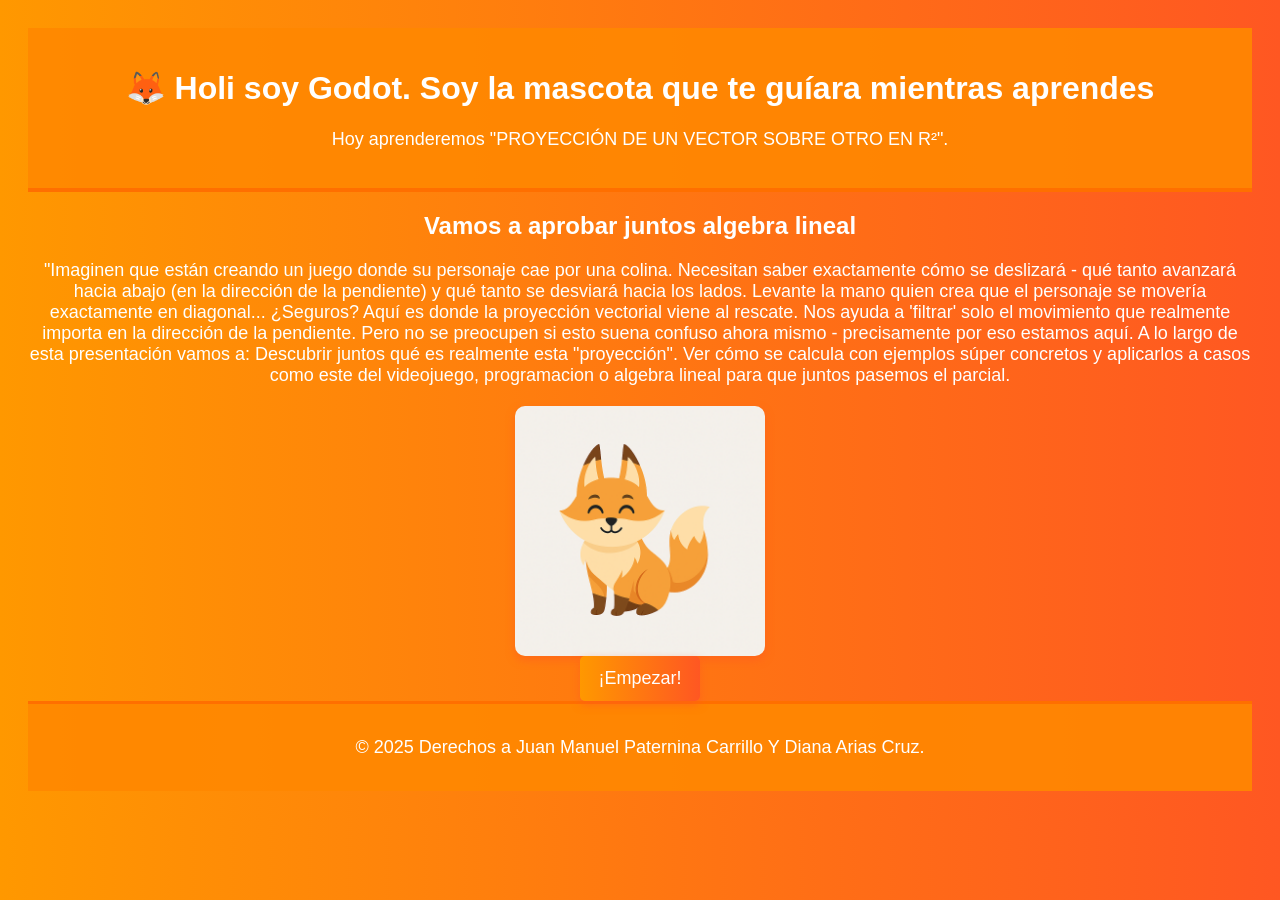
<file: index.html>
<!DOCTYPE html>
<html lang="es">
  <head>
    <meta charset="UTF-8" />
    <meta name="viewport" content="width=device-width, initial-scale=1.0" />
    <title>Godot - Proyección de Vectores</title>
    <link rel="stylesheet" href="style.css" />
  </head>
  <body>
    <header>
      <h1>🦊 Holi soy Godot. Soy la mascota que te guíara mientras aprendes</h1>
      <p>Hoy aprenderemos "PROYECCIÓN DE UN VECTOR SOBRE OTRO EN R²".</p>
    </header>
    <main>
      <section id="inicio">
        <h2>Vamos a aprobar juntos algebra lineal</h2>
        <p>
          "Imaginen que están creando un juego donde su personaje cae por una
          colina. Necesitan saber exactamente cómo se deslizará - qué tanto
          avanzará hacia abajo (en la dirección de la pendiente) y qué tanto se
          desviará hacia los lados. Levante la mano quien crea que el personaje
          se movería exactamente en diagonal... ¿Seguros? Aquí es donde la
          proyección vectorial viene al rescate. Nos ayuda a 'filtrar' solo el
          movimiento que realmente importa en la dirección de la pendiente. Pero
          no se preocupen si esto suena confuso ahora mismo - precisamente por
          eso estamos aquí. A lo largo de esta presentación vamos a: Descubrir
          juntos qué es realmente esta "proyección". Ver cómo se calcula con
          ejemplos súper concretos y aplicarlos a casos como este del
          videojuego, programacion o algebra lineal para que juntos pasemos el
          parcial.
        </p>
        <div class="gallery">
          <div id="imageContainer">
            <img
              id="godotSprite"
              src="Archivos/Godot.png"
              alt="Godot la mascota"
            />
          </div>
        </div>

        <button id="startBtn">¡Empezar!</button>
      </section>
    </main>

    <footer>
      <p>
        &copy; 2025 Derechos a Juan Manuel Paternina Carrillo Y Diana Arias
        Cruz.
      </p>
    </footer>

    <script src="script.js"></script>
  </body>
</html>
</file>
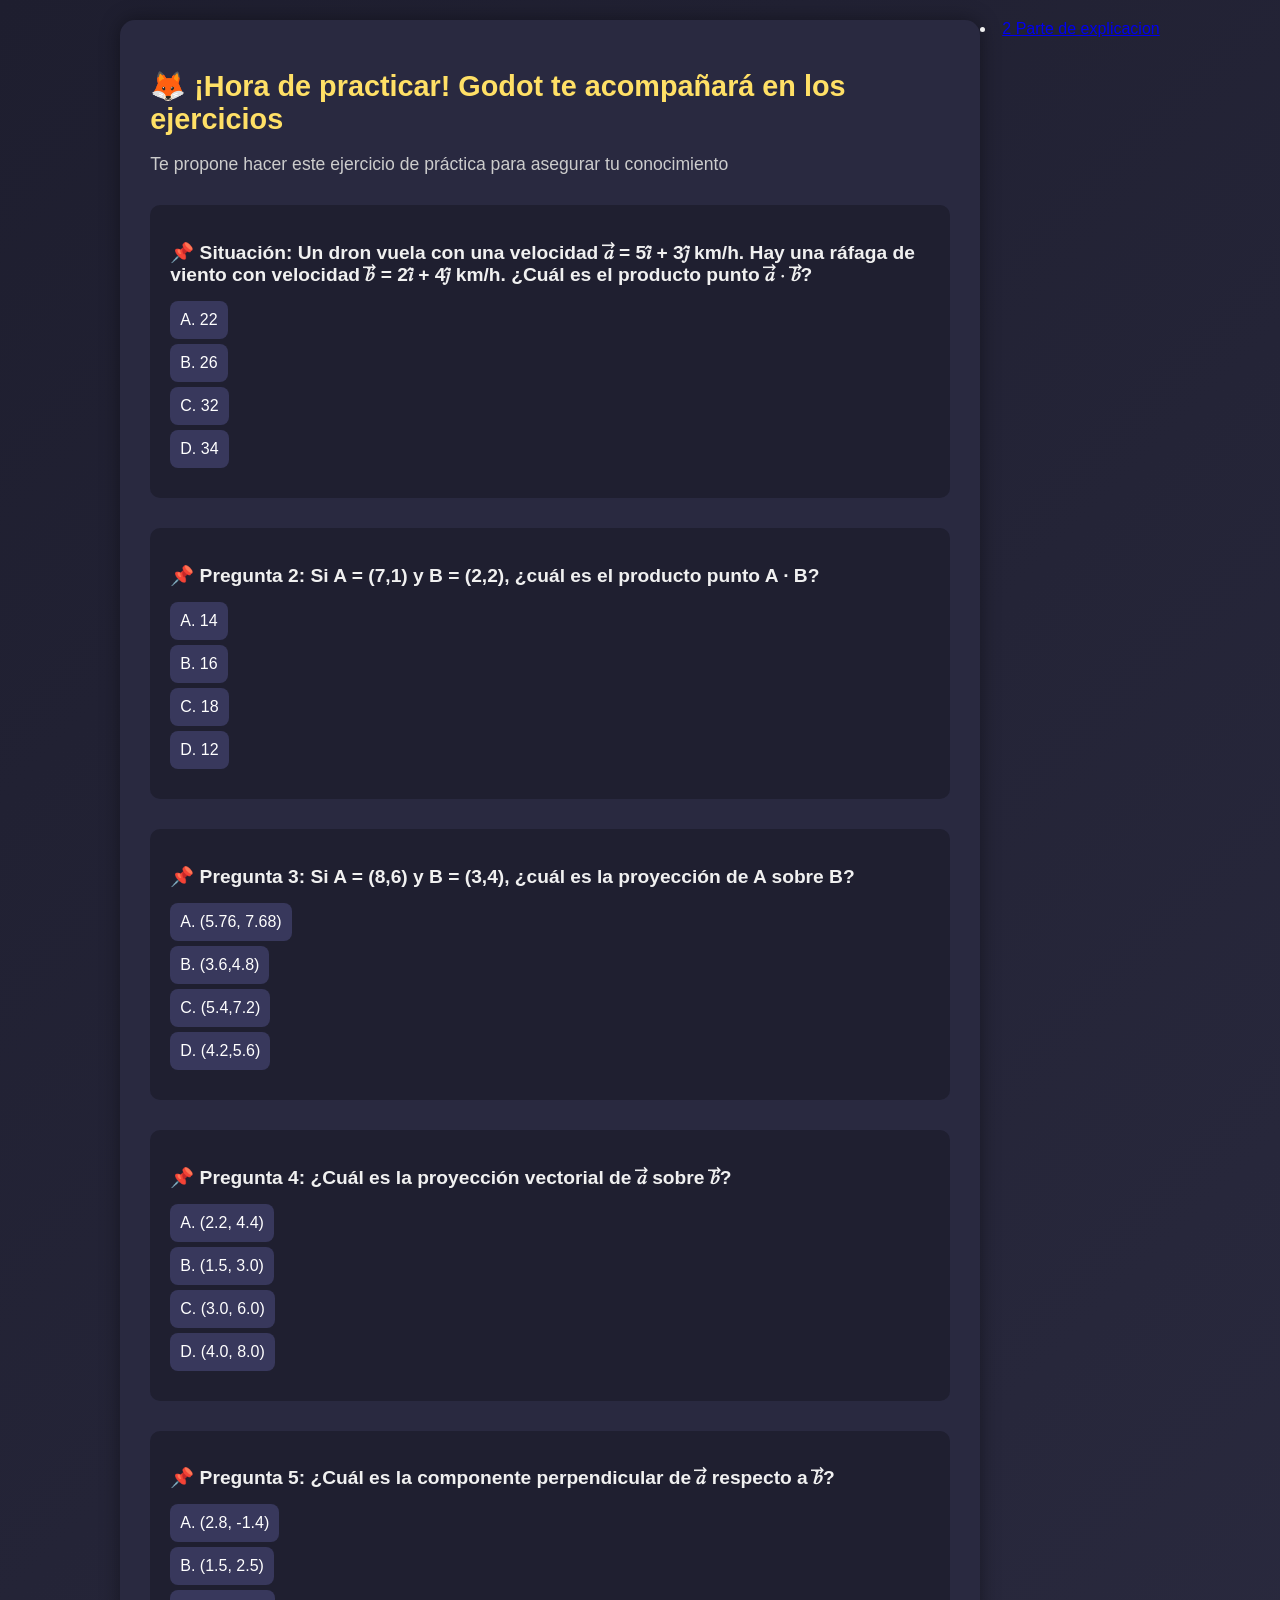
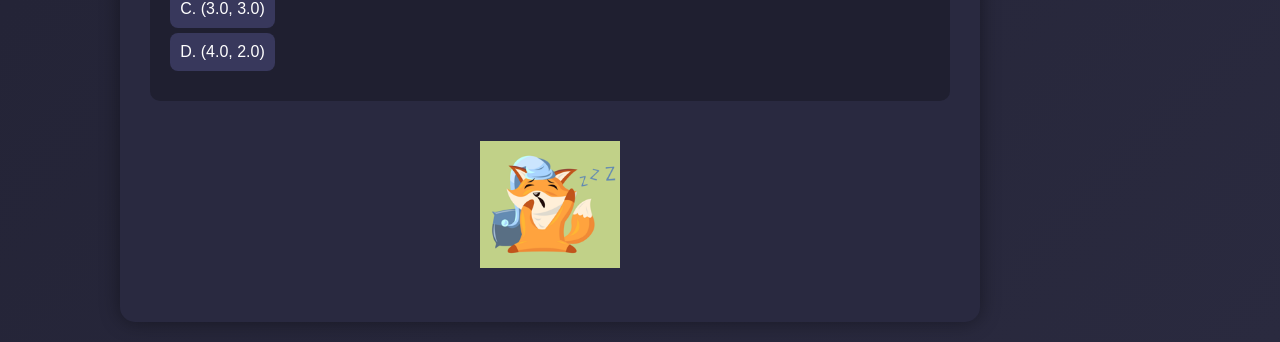
<file: Ejercicios.html>
<!DOCTYPE html>
<html lang="es">
  <head>
    <meta charset="UTF-8" />
    <meta name="viewport" content="width=device-width, initial-scale=1.0" />
    <title>Práctica y Competencia de Proyección Vectorial</title>
    <style>
      body {
        margin: 0;
        padding: 0;
        font-family: "Segoe UI", Tahoma, Geneva, Verdana, sans-serif;
        background: linear-gradient(135deg, #1e1e2f, #2a2a3f);
        color: #f0f0f0;
        display: flex;
        justify-content: center;
        padding: 20px;
      }
      .main-container {
        max-width: 800px;
        width: 100%;
        background-color: #292940;
        padding: 30px;
        border-radius: 15px;
        box-shadow: 0 0 20px rgba(0, 0, 0, 0.4);
      }
      header h1 {
        font-size: 1.8rem;
        margin-bottom: 10px;
        color: #ffe066;
      }
      header p {
        font-size: 1.1rem;
        color: #ccc;
      }
      .exercise {
        margin-top: 30px;
        background-color: #1f1f30;
        padding: 20px;
        border-radius: 10px;
      }
      .exercise h2 {
        font-size: 1.2rem;
        margin-bottom: 15px;
      }
      .option {
        display: block;
        background-color: #38385c;
        color: white;
        padding: 10px;
        border: none;
        border-radius: 8px;
        margin: 5px 0;
        cursor: pointer;
        font-size: 1rem;
      }
      .option:hover {
        background-color: #505080;
      }
      .correct {
        background-color: #4caf50 !important;
      }
      .incorrect {
        background-color: #e74c3c !important;
      }
      .feedback {
        margin-top: 10px;
        font-weight: bold;
      }
      .mascota-container {
        text-align: center;
        margin: 40px 0 20px;
      }
      .mascota-img {
        width: 140px;
      }
    </style>
  </head>
  <body>
    <div class="main-container">
      <header>
        <h1>🦊 ¡Hora de practicar! Godot te acompañará en los ejercicios</h1>
        <p>
          Te propone hacer este ejercicio de práctica para asegurar tu
          conocimiento
        </p>
      </header>

      <div class="exercise-section">
        <!-- Pregunta 1 -->
        <div class="exercise">
          <h2>
            📌 Situación: Un dron vuela con una velocidad 𝑎⃗ = 5𝑖̂ + 3𝑗̂ km/h. Hay
            una ráfaga de viento con velocidad 𝑏⃗ = 2𝑖̂ + 4𝑗̂ km/h. ¿Cuál es el
            producto punto 𝑎⃗ ⋅ 𝑏⃗?
          </h2>
          <button
            class="option"
            data-answer="22"
            onclick="checkAnswer(this, '22', 'feedback1')"
          >
            A. 22
          </button>
          <button
            class="option"
            data-answer="26"
            onclick="checkAnswer(this, '22', 'feedback1')"
          >
            B. 26
          </button>
          <button
            class="option"
            data-answer="32"
            onclick="checkAnswer(this, '22', 'feedback1')"
          >
            C. 32
          </button>
          <button
            class="option"
            data-answer="34"
            onclick="checkAnswer(this, '22', 'feedback1')"
          >
            D. 34
          </button>
          <div id="feedback1" class="feedback"></div>
        </div>

        <!-- Pregunta 2 -->
        <div class="exercise">
          <h2>
            📌 Pregunta 2: Si A = (7,1) y B = (2,2), ¿cuál es el producto punto
            A · B?
          </h2>
          <button
            class="option"
            data-answer="14"
            onclick="checkAnswer(this, '16', 'feedback2')"
          >
            A. 14
          </button>
          <button
            class="option"
            data-answer="16"
            onclick="checkAnswer(this, '16', 'feedback2')"
          >
            B. 16
          </button>
          <button
            class="option"
            data-answer="18"
            onclick="checkAnswer(this, '16', 'feedback2')"
          >
            C. 18
          </button>
          <button
            class="option"
            data-answer="12"
            onclick="checkAnswer(this, '16', 'feedback2')"
          >
            D. 12
          </button>
          <div id="feedback2" class="feedback"></div>
        </div>

        <!-- Pregunta 3 -->
        <div class="exercise">
          <h2>
            📌 Pregunta 3: Si A = (8,6) y B = (3,4), ¿cuál es la proyección de A
            sobre B?
          </h2>
          <button
            class="option"
            data-answer="(5.76, 7.68)"
            onclick="checkAnswer(this, '(5.76, 7.68)', 'feedback3')"
          >
            A. (5.76, 7.68)
          </button>
          <button
            class="option"
            data-answer="(3.6,4.8)"
            onclick="checkAnswer(this, '(5.76, 7.68)', 'feedback3')"
          >
            B. (3.6,4.8)
          </button>
          <button
            class="option"
            data-answer="(5.4,7.2)"
            onclick="checkAnswer(this, '(5.76, 7.68)', 'feedback3')"
          >
            C. (5.4,7.2)
          </button>
          <button
            class="option"
            data-answer="(4.2,5.6)"
            onclick="checkAnswer(this, '(5.76, 7.68)', 'feedback3')"
          >
            D. (4.2,5.6)
          </button>
          <div id="feedback3" class="feedback"></div>
        </div>

        <!-- Pregunta 4 -->
        <div class="exercise">
          <h2>
            📌 Pregunta 4: ¿Cuál es la proyección vectorial de 𝑎⃗ sobre 𝑏⃗?
          </h2>
          <button
            class="option"
            data-answer="(2.2, 4.4)"
            onclick="checkAnswer(this, '(2.2, 4.4)', 'feedback4')"
          >
            A. (2.2, 4.4)
          </button>
          <button
            class="option"
            data-answer="(1.5, 3.0)"
            onclick="checkAnswer(this, '(2.2, 4.4)', 'feedback4')"
          >
            B. (1.5, 3.0)
          </button>
          <button
            class="option"
            data-answer="(3.0, 6.0)"
            onclick="checkAnswer(this, '(2.2, 4.4)', 'feedback4')"
          >
            C. (3.0, 6.0)
          </button>
          <button
            class="option"
            data-answer="(4.0, 8.0)"
            onclick="checkAnswer(this, '(2.2, 4.4)', 'feedback4')"
          >
            D. (4.0, 8.0)
          </button>
          <div id="feedback4" class="feedback"></div>
        </div>

        <!-- Pregunta 5 -->
        <div class="exercise">
          <h2>
            📌 Pregunta 5: ¿Cuál es la componente perpendicular de 𝑎⃗ respecto a
            𝑏⃗?
          </h2>
          <button
            class="option"
            data-answer="(2.8, -1.4)"
            onclick="checkAnswer(this, '(2.8, -1.4)', 'feedback5')"
          >
            A. (2.8, -1.4)
          </button>
          <button
            class="option"
            data-answer="(1.5, 2.5)"
            onclick="checkAnswer(this, '(2.8, -1.4)', 'feedback5')"
          >
            B. (1.5, 2.5)
          </button>
          <button
            class="option"
            data-answer="(3.0, 3.0)"
            onclick="checkAnswer(this, '(2.8, -1.4)', 'feedback5')"
          >
            C. (3.0, 3.0)
          </button>
          <button
            class="option"
            data-answer="(4.0, 2.0)"
            onclick="checkAnswer(this, '(2.8, -1.4)', 'feedback5')"
          >
            D. (4.0, 2.0)
          </button>
          <div id="feedback5" class="feedback"></div>
        </div>
      </div>

      <!-- Mascota -->
      <div class="mascota-container">
        <img class="mascota-img" src="Archivos/Dor.png" alt="Mascota Godot" />
      </div>
    </div>

    <!-- Script para manejo de respuestas -->
    <script>
      function checkAnswer(button, correctAnswer, feedbackId) {
        const buttons = button.parentNode.querySelectorAll("button");
        buttons.forEach((btn) => (btn.disabled = true));

        const feedback = document.getElementById(feedbackId);

        if (button.dataset.answer === correctAnswer) {
          button.classList.add("correct");
          feedback.textContent = "¡Respuesta correcta! 🎉";
          feedback.style.color = "#4caf50";
        } else {
          button.classList.add("incorrect");
          feedback.textContent = "Respuesta incorrecta. Intenta de nuevo.";
          feedback.style.color = "#e74c3c";

          // Marcar la respuesta correcta también
          buttons.forEach((btn) => {
            if (btn.dataset.answer === correctAnswer) {
              btn.classList.add("correct");
            }
          });
        }
      }
    </script>
  </body>
</html>
<li><a href="Se.html"> 2 Parte de explicacion</a></li>
</file>
<file: style.css>
/* Fondo con gradiente naranja */
body {
  font-family: Arial, sans-serif;
  text-align: center;
  background: linear-gradient(90deg, #ff9800, #ff5722);
  color: white;
  padding: 20px;
}

/* Estilos del encabezado */
header {
  background-color: rgba(255, 136, 0, 0.9);
  padding: 20px;
  border-bottom: 4px solid #ff6f00;
}

h1 {
  color: white;
}

/* Contenedor de imágenes */
#imageContainer {
  display: flex;
  justify-content: center;
  align-items: center;
  margin-top: 20px;
}

/* Estilos de la imagen de Godot */
#godotSprite {
  width: 250px;
  height: auto;
  border-radius: 10px;
  box-shadow: 0px 4px 8px rgba(255, 87, 34, 0.5);
  transition: transform 0.5s ease-in-out;
}

#godotSprite:hover {
  transform: scale(1.1);
}

/* Botones estilizados */
button, #ejerciciosBtn {
  padding: 12px 18px;
  font-size: 18px;
  cursor: pointer;
  border: none;
  border-radius: 5px;
  color: white;
  background: linear-gradient(90deg, #ff9800, #ff5722);
  box-shadow: 0px 4px 8px rgba(255, 87, 34, 0.5);
  transition: all 0.3s ease-in-out;
}

button:hover, #ejerciciosBtn:hover {
  background: linear-gradient(90deg, #ff5722, #ff9800);
  transform: scale(1.1);
}

/* Estilos para el pie de página */
footer {
  background-color: rgba(255, 136, 0, 0.9);
  padding: 15px;
  border-top: 3px solid #ff6f00;
}

/* Configuración del canvas */
canvas {
  border: 2px solid #ff6f00;
  margin-top: 20px;
  background-color: #fff;
  box-shadow: 3px 3px 10px rgba(0, 0, 0, 0.2);
}
body {
  font-family: Arial, sans-serif;
  text-align: center;
  background: linear-gradient(90deg, #ff9800, #ff5722);
  color: white;
  padding: 20px;
}

h1, h2 {
  color: #fff;
}

p, li {
  font-size: 18px;
  color: white;
}

canvas {
  border: 2px solid #ff6f00;
  margin-top: 20px;
  background-color: white;
}
</file>
